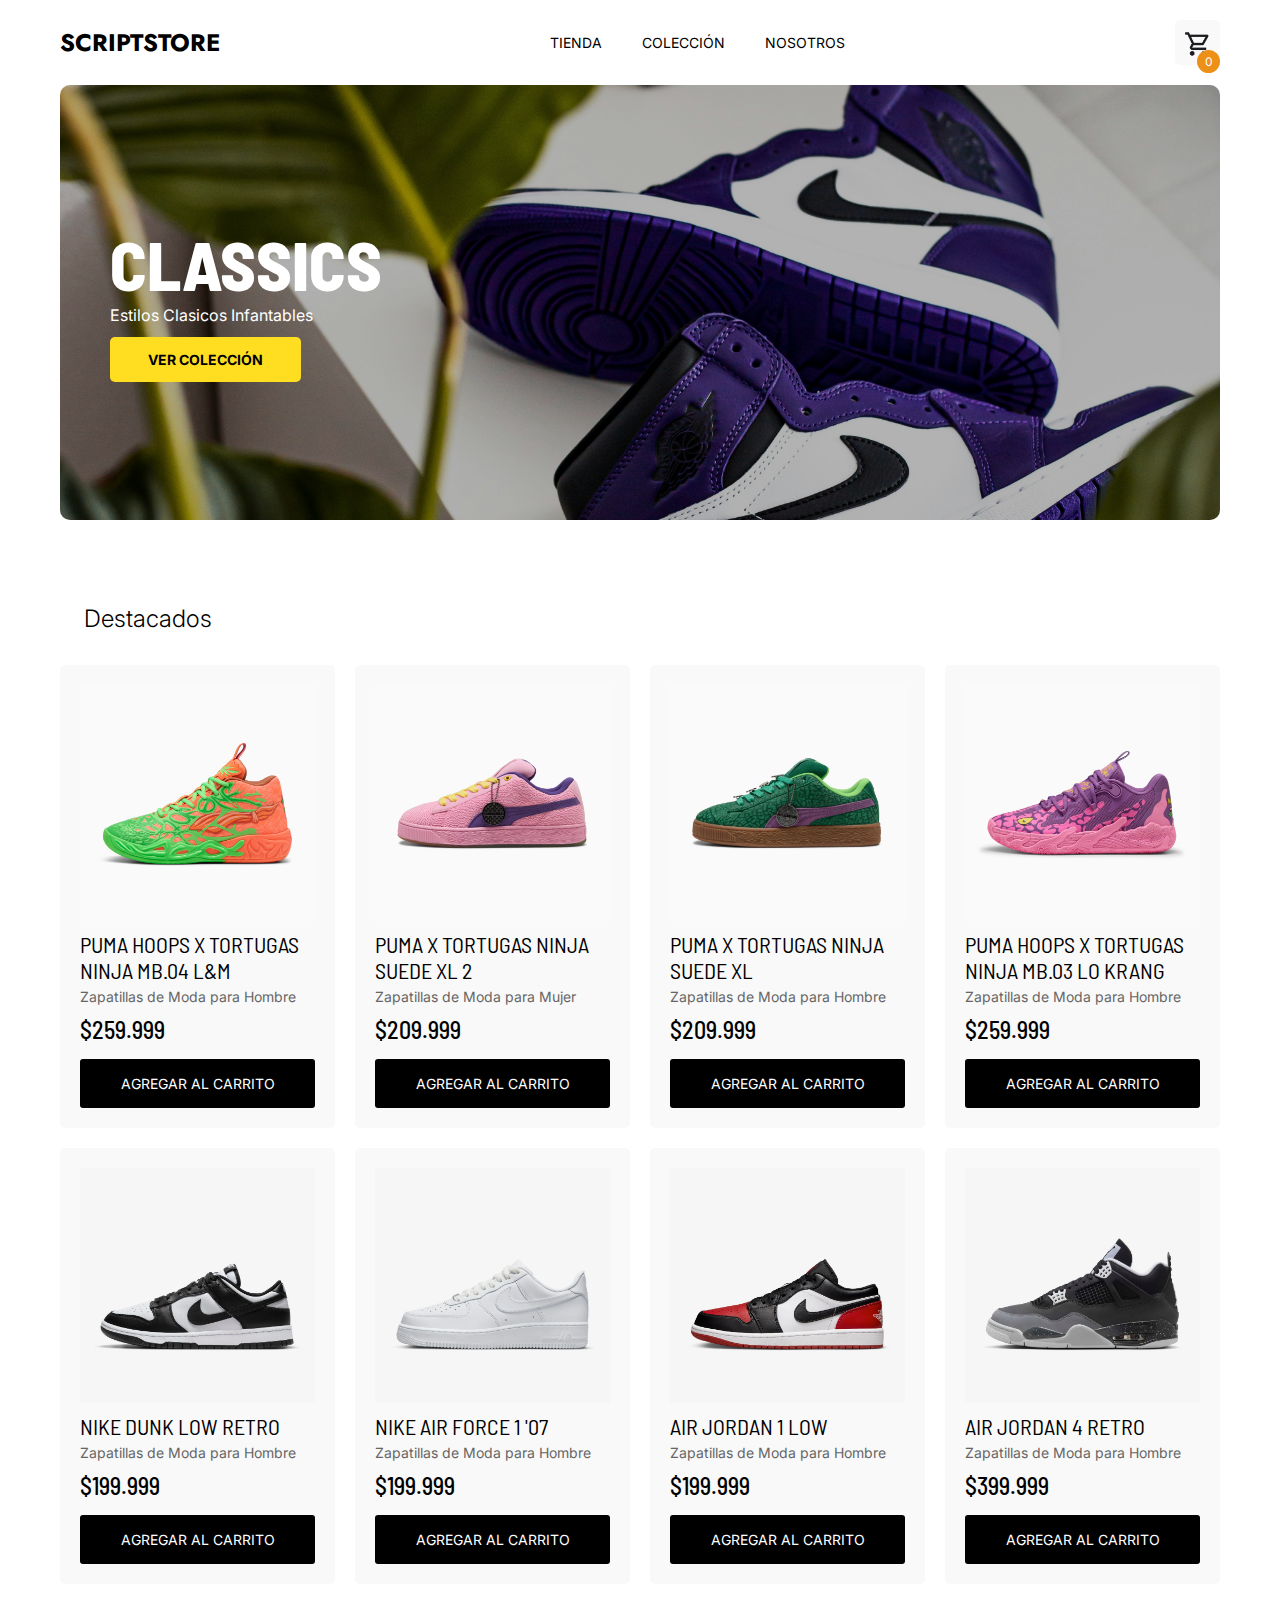
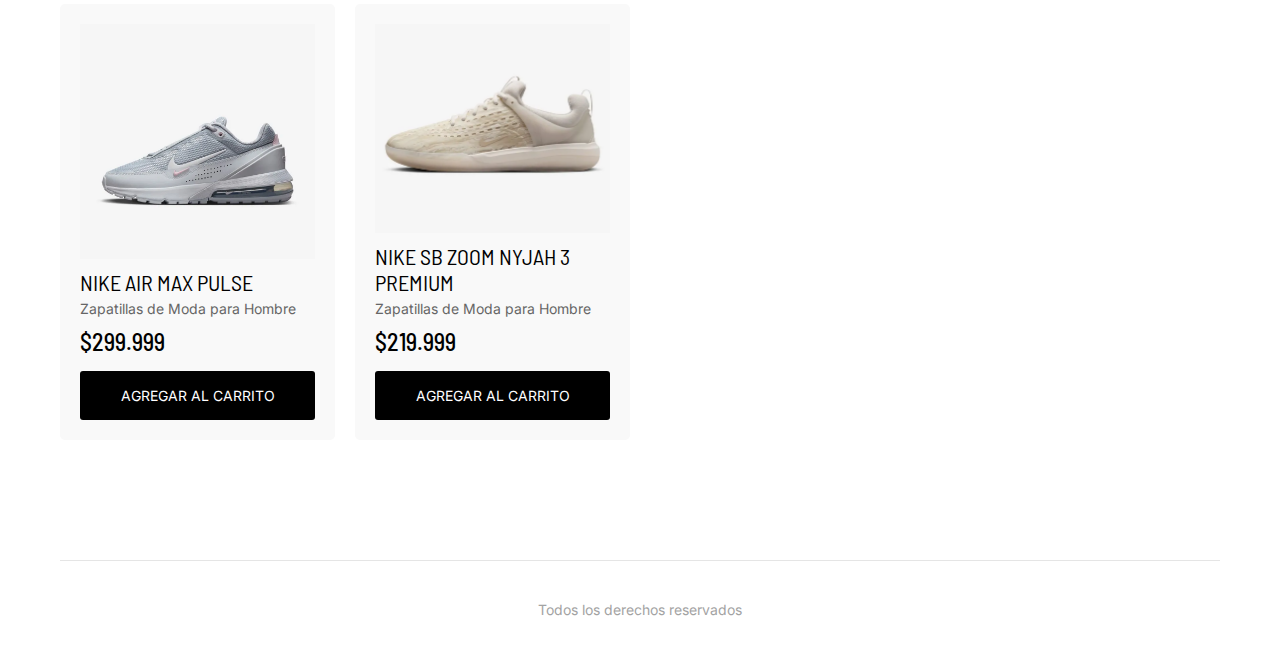
<file: SCRIPT/index.html>
<!DOCTYPE html>
<html lang="en">
  <head>
    <meta charset="UTF-8" />
    <meta name="viewport" content="width=device-width, initial-scale=1.0" />
    <!-- estilos -->
    <link rel="stylesheet" href="styles.css" />
    <!-- fuentes -->
    <link rel="preconnect" href="https://fonts.googleapis.com" />
    <link rel="preconnect" href="https://fonts.gstatic.com" crossorigin />
    <link
    href="https://fonts.googleapis.com/css2?family=Barlow+Semi+Condensed:ital,wght@0,100;0,200;0,300;0,400;0,500;0,600;0,700;0,800;0,900;1,100;1,200;1,300;1,400;1,500;1,600;1,700;1,800;1,900&family=Inter:ital,opsz,wght@0,14..32,100..900;1,14..32,100..900&family=Jost:ital,wght@0,100..900;1,100..900&display=swap"
      rel="stylesheet"/>
     <!-- META SEO -->
     <meta name="description" content="Tienda online de Zapatillas, podras comprar y order tus zapatillas preferidas">
     <meta name="keywords" content="Zapatillas, SCRIPTSTORE, Nike, nike, Puma, Puma, Zapatillas Argentina">
    <title>SCRIPTSTORE</title>
  </head>
  <body >
    <!-- header -->
    <header>
      <!-- Menu de hamburguesa -->
      <button class="hamburger-menu" aria-label="Toggle navigation menu">
        <span class="bar"></span>
        <span class="bar"></span>
        <span class="bar"></span>
      </button>
      <!-- logo -->
      <a href="index.html" class="logo">SCRIPTSTORE</a>
      <!-- menu de navegacion -->
      <nav class="main-nav"> <a href="index.html">Tienda</a>
        <a href="pages/colection.html">Colección</a>
        <a href="pages/nosotros.html">Nosotros</a>
      </nav>
      <!-- carrito -->
      <div class="containerIconPadre">
        <!-- icono carrito -->
        <div class="containerIconCarrito buttonCarrito">
          <img
            class="iconoCarrito"
            src="images/shopping_cart.png"
            alt="Carrito de Compra"
          />
          <!-- contador de items del carrito -->
          <div class="count-products">
            <span id="contador-productos">0</span>
          </div>
        </div>
        <!-- lista de items (escodida por defecto)-->
        <div class="container-cart-products hidden-cart">
          <div class="row-product hidden">
            <div class="cart-product">
              <div class="info-cart-product">
                <span class="cantidad-producto-carrito">1</span>
                <p class="titulo-producto-carrito">Producto</p>
                <span class="precio-producto-carrito">$999</span>
              </div>
              <!-- icono de cerrar -->
              <svg
                xmlns="http://www.w3.org/2000/svg"
                fill="none"
                viewBox="0 0 24 24"
                stroke-width="1.5"
                stroke="currentColor"
                class="icon-close"
              >
                <path
                  stroke-linecap="round"
                  stroke-linejoin="round"
                  d="M6 18L18 6M6 6l12 12"
                />
              </svg>
            </div>
          </div>

          <div class="cart-total hidden">
            <h3>Total:</h3>
            <span class="total-pagar">$1000</span>
          </div>
          <p class="cart-empty">Carrito vacío</p>
          <!-- button para ir a la page decarrito -->
         <button class="botonIrAlCarrito" id="botonIrAlCarrito"><p>Ir Al Carrito</p></button>
        </div>
      </div>
    </header>
    <!-- Main -->
    <main>
    <!-- Banner -->
    <div class="bannerContainer">
        <div class="bannerContent">
            <h2 class="bannerTitle">CLASSICS</h2>
            <p class="bannerDescription">
                Estilos Clasicos Infantables 
            </p>
            <a href="/pages/colection.html" class="bannerButton">VER COLECCIÓN</a>
        </div>
    </div>
    
    <!-- Seccion destacados -->
    <div class="tituloLista"><h3>Destacados</h3></div>
    <!-- Lista de productos -->
    <div class="gridDeCards contenedorDeItems" id="containerListaZapatillas">
    </div>
    </main>
    <!-- Footer -->
    <footer>
      <p>Todos los derechos reservados</p>
    </footer>
    <!-- js -->
    <script src="main.js"></script>
  </body>
</html>
</file>
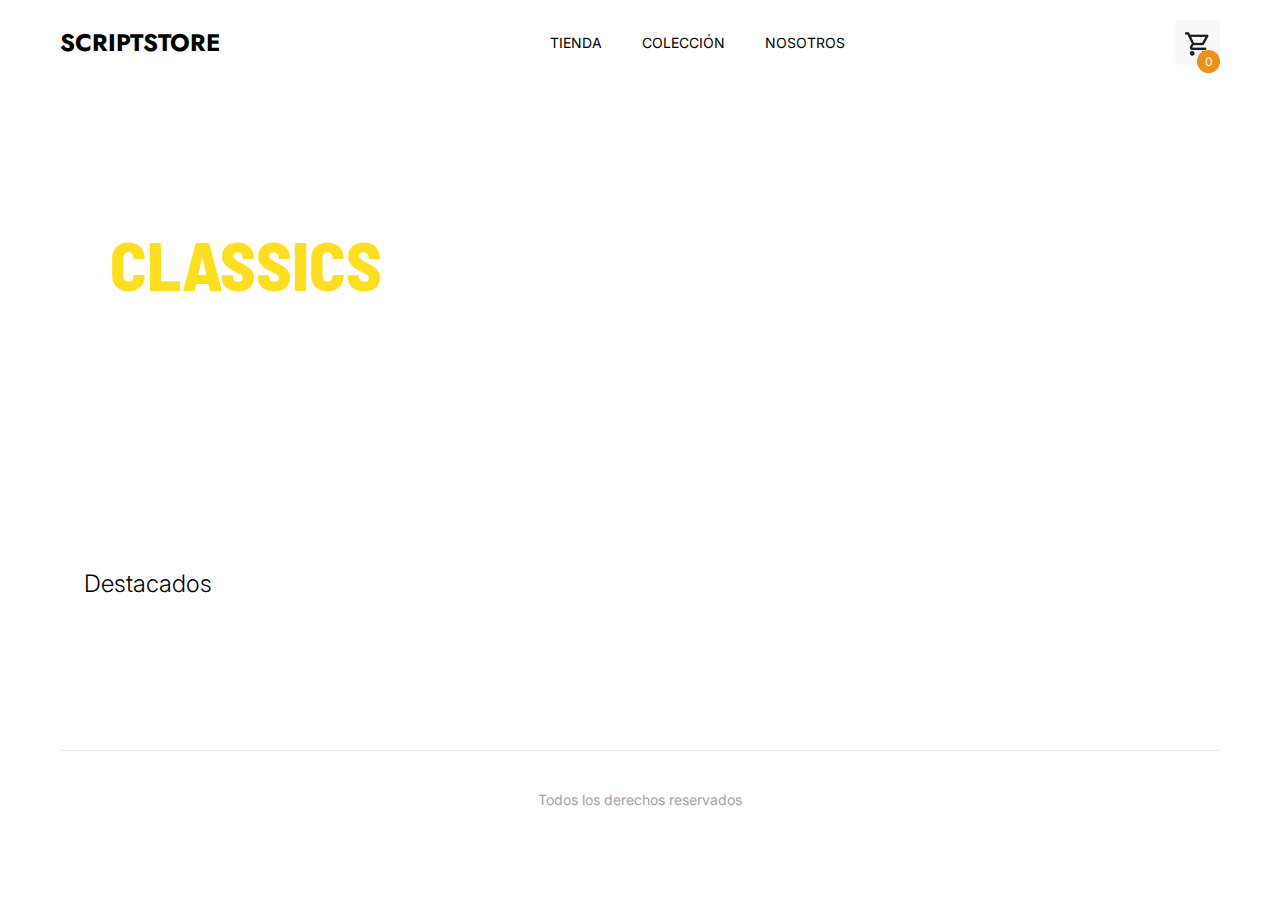
<file: pages/colection.html>
<html lang="en">
  <head>
    <meta charset="UTF-8" />
    <meta name="viewport" content="width=device-width, initial-scale=1.0" />
    <!-- estilos -->
    <link rel="stylesheet" href="../styles.css" />
    <!-- fuentes -->
    <link rel="preconnect" href="https://fonts.googleapis.com" />
    <link rel="preconnect" href="https://fonts.gstatic.com" crossorigin />
    <link
      href="https://fonts.googleapis.com/css2?family=Barlow+Semi+Condensed:ital,wght@0,100;0,200;0,300;0,400;0,500;0,600;0,700;0,800;0,900;1,100;1,200;1,300;1,400;1,500;1,600;1,700;1,800;1,900&family=Inter:ital,opsz,wght@0,14..32,100..900;1,14..32,100..900&family=Jost:ital,wght@0,100..900;1,100..900&display=swap"
      rel="stylesheet"/>
      <!-- META SEO -->
       <meta name="description" content="Tienda online de Zapatillas, podras comprar y order tus zapatillas preferidas">
       <meta name="keywords" content="Zapatillas, SCRIPTSTORE, Nike, nike, Puma, Puma, Zapatillas Argentina">
    <title>SCRIPTSTORE</title>
  </head>
  <body class="background">
    <!-- header -->
    <header>
      <!-- Menu de hamburguesa -->
      <button class="hamburger-menu" aria-label="Toggle navigation menu">
        <span class="bar"></span>
        <span class="bar"></span>
        <span class="bar"></span>
      </button>
      <!-- logo -->
      <a href="../index.html" class="logo">SCRIPTSTORE</a>
      <!-- menu de navegacion -->
      <nav class="main-nav"> 
        <a href="../index.html">Tienda</a>
        <a href="colection.html">Colección</a>
        <a href="nosotros.html">Nosotros</a>
      </nav>
      <!-- carrito -->
      <div class="containerIconPadre">
        <!-- icono carrito -->
        <div class="containerIconCarrito buttonCarrito">
          <img
            class="iconoCarrito"
            src="../images/shopping_cart.png"
            alt="Carrito de Compra"
          />
          <!-- contador de items del carrito -->
          <div class="count-products">
            <span id="contador-productos">0</span>
          </div>
        </div>
        <!-- lista de items (hidden por defecto)-->
        <div class="container-cart-products hidden-cart">
          <div class="row-product hidden">
            <div class="cart-product">
              <div class="info-cart-product">
                <span class="cantidad-producto-carrito">1</span>
                <p class="titulo-producto-carrito">Producto</p>
                <span class="precio-producto-carrito">$999</span>
              </div>
              <!-- icono de cerrar -->
              <svg
                xmlns="http://www.w3.org/2000/svg"
                fill="none"
                viewBox="0 0 24 24"
                stroke-width="1.5"
                stroke="currentColor"
                class="icon-close"
              >
                <path
                  stroke-linecap="round"
                  stroke-linejoin="round"
                  d="M6 18L18 6M6 6l12 12"
                />
              </svg>
            </div>
          </div>

          <div class="cart-total hidden">
            <h3>Total:</h3>
            <span class="total-pagar">$1000</span>
          </div>
          <p class="cart-empty">Carrito vacío</p>
          <!-- button para ir a la page decarrito -->
         <button class="botonIrAlCarrito" id="botonIrAlCarritoPages"><p>Ir Al Carrito</p></button>
        </div>
      </div> 
    </header>
    <!-- Main -->
    <main>
    <!-- Banner Coleccion -->
    <div class="bannerColection">
        <div class="bannerContent">
            <h2 class="bannerTitle colection">CLASSICS</h2>
            <p class="bannerDescription colection">
                Estilos Clasicos Infantables 
            </p> 
        </div>
    </div>
    <div class="tituloLista"><h3>Destacados</h3></div>
      <div class="gridDeCards contenedorDeItems" id="containerListaZapatillasColeccion">
        
       
      </div>
    </main>
    <!-- Footer -->
    <footer>
      <p>Todos los derechos reservados</p>
    </footer>
    <!-- js -->
    <script src="../main.js"></script>
  </body>
</html>
</file>
<file: SCRIPT/styles.css>
/* Generales */
* {
    margin: 0;
    padding: 0;
    box-sizing: border-box;
    font-family: "Inter", sans-serif;
  }
  
  body {
    height: 100%;
    max-width: 1200px;
    margin: 0 auto;
    padding: 0 20px;
  }

  .bodyCarritoPage{
    position: relative;
    min-height: 100vh;
  }

  .footerCarritoPage{
    position: absolute;
    bottom: 0;
    width: 100%;
  }
  
  header {
    display: flex;
    justify-content: space-between;
    align-items: center;
    padding: 20px 0;
    position: relative;
    z-index: 1000;
    /* border-bottom: 1px solid #f5f5f5; */
  }

  footer {
    border-top: 1px solid #e5e5e5;
    text-align: center;
    padding: 40px 0;
    color: #a3a3a3;
    font-size: 14px;
    margin-top: 120px;
  }
  
  main{
    flex-grow: 1;
  }

  .logo {
    font-family: "Jost", sans-serif;
    font-size: 24px;
    font-weight: bold;
    text-decoration: none;
    color: #000;
  }
  
  .main-nav {
    display: flex;
    gap: 40px;
  }

    .main-nav a {
      text-decoration: none;
      color: #000;
      font-size: 14px;
      text-transform: uppercase;
    }

    .main-nav a:hover{
      font-weight: 600;
      transition: 0.4s ease-out;
    }

  .gridDeCards {
    display: grid;
    grid-template-columns: repeat(4, 1fr);
    gap: 20px;
    margin-top: 40px;
  }

  .hidden {
    display: none;
}

 .flex{
  display: flex;
 }

  /*.background {
     background-image: linear-gradient( #f2e6ee, #151515);  
  } */

  /*  Menu hamburguesa (boton para mobile) */
  
  .hamburger-menu {
    display: none; 
    background: none;
    border: none;
    cursor: pointer;
    padding: 10px;
    z-index: 1001; 
}

.hamburger-menu .bar {
  display: block;
  width: 25px;
  height: 3px;
  margin: 5px auto;
  background-color: #000; 
  transition: all 0.3s ease-in-out;
}

/* Animación del botón de hamburguesa cuando está activo */
.hamburger-menu.active .bar:nth-child(1) {
  transform: translateY(8px) rotate(45deg);
}

.hamburger-menu.active .bar:nth-child(2) {
  opacity: 0;
}

.hamburger-menu.active .bar:nth-child(3) {
  transform: translateY(-8px) rotate(-45deg);
}
   
  /* Carrito */
  
  .buttonCarrito {
    display: flex;
    justify-content: center;
    background-color: #f9f9f9;
    border: none;
    border-radius: 5px;
    width: 45px;
    height: 45px;
    padding: 6px;
    padding-top: 10px;
  }
  
  .buttonCarrito:hover {
    background-color: #ffde21;
    cursor: pointer;
    transition: background-color 0.3s ease-in-out, color 0.5s ease-in-out;
  }
  
  .iconoCarrito {
    width: 28px;
    height: 28px;
  }
  
  .containerIconPadre {
    position: relative;
  }
  /* contador de productos */
  .count-products {
    position: absolute;
    top: 55%;
    right: 0;
    margin-top: 5px;
    background-color: #ec9018;
    color: #fff;
    width: 23px;
    height: 23px;
  
    display: flex;
    justify-content: center;
    align-items: center;
    border-radius: 50%;
  }
  
  .container-cart-products {
    position: absolute;
    top: 50px;
    right: 0;
  
    background-color: #fff;
    width: 400px;
    z-index: 1;
    box-shadow: 0 10px 20px rgba(0, 0, 0, 0.2);
    border-radius: 10px;
  }

  
  
  /* contador de productos id */
  #contador-productos {font-size: 12px;}
  
  .cart-product {
    display: flex;
    align-items: center;
    justify-content: space-between;
    width: 100%;
    padding: 18px;
    border-bottom: 1px solid rgba(0, 0, 0, 0.2);
  }
  
  .info-cart-product {
    display: flex;
    justify-content: space-between;
    flex: 0.8;
  }

  .imagen-producto-carrito{
    width: 100px;
    height: 100px;
    margin-right: 8px;
    border: 1px solid #a3a3a3;
    border-radius: 5px;

  }
  
  .titulo-producto-carrito {
    font-size: 16px;
    min-width: 200px;
    padding-bottom: 10px;
  }
  
  .precio-producto-carrito {
    font-weight: 700;
    font-size: 16px;
  }
  
  .cantidad-producto-carrito {
    margin-right: 8px;
    font-weight: 400;
    font-size: 16px;
    color: #ec9018;
  }
  
  .icon-close {
    width: 25px;
    height: 25px;
  }
  
  .icon-close:hover {
    stroke: red;
    cursor: pointer;
  }
  
  .cart-total {
    display: flex;
    justify-content: center;
    align-items: center;
    padding: 20px 0;
    gap: 20px;
  }
  
  .cart-total h3 {
    font-size: 20px;
    font-weight: 700;
  }
  
  .total-pagar {
    font-size: 20px;
    font-weight: 900;
  }
  
  .hidden-cart {
    display: none;
  }
  
  .cart-empty {
    padding: 20px;
    text-align: center;
  }
  
  .hidden {
    display: none;
  }
  
  /* Banner */

.bannerContainer {
  background-image: url('images/BannerImgNike.jpg'); 
  background-size: cover;
  background-position: center;
  color: #fff;
  padding: 138px 50px;
  text-align: left;
  position: relative;
  border-radius: 10px;
  overflow: hidden;
  margin-bottom: 60px;
}

.bannerColection{
  background-image: url('https://res.cloudinary.com/dfwb8a17z/image/upload/v1748384816/george-pagan-iii-PsifAN6_z-k-unsplash_m5z9eq.jpg'); 
  background-size: cover;
  background-position: center;
  color: #ffde21;   
  padding: 138px 50px;
  border-radius: 10px;
  margin-bottom: 60px; 
  width: 100%;
  height: 400px;
}

.bannerColection p{
  margin-left: 10px;
  color: #fff;
}

.bannerContainer::before {
    content: "";
    position: absolute;
    top: 0;
    left: 0;
    width: 100%;
    height: 100%;
    background-color: rgba(0, 0, 0, 0.3);
}

.bannerContent {
    position: relative;
}

.bannerTitle {
    user-select: none;
    font-size: 68px;
    font-weight: bold;
    font-family: "Barlow Semi Condensed", sans-serif;
    font-weight: 800;
}

.bannerDescription {
    user-select: none;
    font-size: 16px;
    margin-bottom: 12px;
    font-family: "Inter", sans-serif;
}

.bannerButton {
    display: inline-block;
    padding: 14px 38px;
    background-color: #ffde21;
    color: #000;
    text-decoration: none;
    border-radius: 5px;
    font-weight: bold;
    font-size: 14px;
    transition: background-color 0.3s ease;
    font-family: "Inter", sans-serif;
}

.bannerButton:hover {
    background-color: #0033ff;
    color: white;
}

/* Lista titulos */
.tituloLista {
margin-bottom: -32px;
padding: 24px;
}

.tituloLista h3{
font-family: "Inter", sans-serif;
font-size: 24px;
font-weight: 300;
}


  /* Card de zapatillas/producto */
  .imgContainer{
    width: 100%;
    height: 100%;
    display: flex;
    justify-content: center;
    align-items: center;
  }

  .carritoImg{
    max-width: 10%;
    object-fit: cover;
    
  }
  
  .cardProducto {
    background-color: #f9f9f9;
    padding: 20px;
    border-radius: 5px;
    display: flex;
    flex-direction: column;
    overflow: hidden;
  }
  
  .cardProducto img {
    width: 100%;
    height: 100%;
    object-fit: cover;
    transition: transform 0.3s ease;
  }
  
  .cardProducto:hover img {
    transform: scale(1.1);
  }
  
  .imagenCardProducto {
    width: 100%;
    height: auto;
    margin-bottom: 10px;
  }
  
  .nombreDeProducto {
    font-family: "Barlow Semi Condensed", sans-serif;
    font-size: 22px;
    font-weight: 400;
    margin-bottom: 5px;
    text-transform: uppercase;
  }
  
  .categoriaCard {
    font-family: "Inter", sans-serif;
    font-size: 14px;
    color: #666;
    margin-bottom: 10px;
  }
  
  .precioProductoCard {
    font-family: "Barlow Semi Condensed", sans-serif;
    font-size: 24px;
    font-weight: 500;
    margin-bottom: 15px;
  }

  .botonIrAlCarrito {
   
    background-color: #0033ff;
    color: #fff;
    border: none;
    padding: 16px 30px;
    cursor: pointer;
    font-size: 14px;
    border-radius: 3px;
    width: 100%;
    text-align: center;
    text-transform: uppercase;
  }

  .botonIrAlCarrito:hover {
    background-color: #1d3183;
    color: #fff;
    border: none;
  }
  
  /* Boton de agregar a carrito (cards)*/
  
  .botonCardAgregarCart {
    background-color: #000;
    color: #fff;
    border: none;
    padding: 16px 30px;
    cursor: pointer;
    font-size: 14px;
    border-radius: 3px;
    width: 100%;
    text-align: center;
    text-transform: uppercase;
  }
  
  .botonCardAgregarCart:hover {
    background-color: #0033ff;
    transition: background-color 0.3s ease-in-out, color 3s ease-out;
  }

  .botonCardAgregarCart:active {
    color: #000;
    background-color: #05034d;
    transition: background-color 0.3s ease;
  }

  /* pagina carrito */

  .contenedorCarritoConProductos{
    display: flex;
    flex-direction: column;
    align-items: center;
    justify-content: center;
  }

  .carritoVacio {
    
    flex-direction: column;
    align-items: center;
    justify-content: center;
    margin-top: 200px;
    margin-bottom: 100px;
  }

  .carritoVacio h1{
    padding-top: 16px;
    color: #a3a3a3;
  }

  .carritoVacio p{
    margin-top: 8px;
    color: #666;
  }
  
  .tituloCarrito {
    font-family: "Barlow Semi Condensed", sans-serif;
  }
  .tituloCarrito h2{
    border-bottom: 4px solid #000;
    padding-bottom: 4px;
  }

  .carritoConProductos{
    margin-top: 24px;
    margin-bottom: 24px;
    
  }

  /* SECCION TOTAL A PAGAR */
  .cart-total-page{
    margin-top: 24px;
    margin-bottom: 24px;
    display: flex;
    justify-content:flex-start;
  }

  .cart-total-page h3{
    
    font-family: "Barlow Semi Condensed", sans-serif;
    font-size: 24px;
    font-weight: 600;
    margin-right: 8px;
  }

  #total-pagar-page{
    font-family: "Barlow Semi Condensed", sans-serif;
    font-size: 24px;
    font-weight: 400;
  }

  .boton-finalizar-compra{
    background-color: #0033ff;
    color: #fff;
    width: 280px;
    border: none;
    border-radius: 3px;
    padding: 16px 30px;
    cursor: pointer;
  }

  .boton-finalizar-compra:hover{
    background-color: #1d3183;
    color: #fff;
    border: none;
    transition: background-color 0.2s ease-in-out, color 0.2s ease-in-out;
  }

  .boton-finalizar-compra:active{
    background-color: #000;
    color: #1d3183;
    border: none;
  }

  /* PAGINA NOSOTROS */

  /* Sección Hero, titulo nosotros */
.hero-section {
  padding: 80px 20px;
  text-align: center;
}

.hero-title {
  font-size: 48px;
  margin-bottom: 20px;
  line-height: 1.1;
}

.hero-description {
  font-size: 19px;
  max-width: 700px;
  margin: 0 auto 40px;
}

/* Sección de Características (cards nosotros) */
.features-section {
  display: flex;
  flex-wrap: wrap;
  justify-content: center;
  gap: 30px; 
  padding: 60px 20px;
  background-color: #000;
  border-radius: 12px 12px 0 0;
}

.feature-card {
  background-color: #1a1a1a; 
  border: 1px solid #333; 
  border-radius: 8px;
  padding: 40px;
  text-align: center;
  flex: 1; 
  min-width: 280px; 
  max-width: 380px; 
  box-shadow: 0 4px 8px rgba(0, 0, 0, 0.2); 
}

.feature-title {
  font-size: 32px;
  margin-bottom: 15px;
  color: #d4d4d4;
}

.feature-description {
  font-size: 14px;
  color: #a3a3a3; 
}

/* Sección Como comprar */
.how-it-works-section {
  display: flex;
  align-items: center;
  justify-content: center;
  padding: 80px 20px;
  background-color: #000;
  flex-wrap: wrap;
  border-radius: 0 0 12px 12px;
}

.how-it-works-content {
  flex: 1;
  min-width: 300px; 
  padding-right: 40px; 
}

.how-it-works-subtitle {
  font-size: 14px;
  text-transform: uppercase;
  letter-spacing: 2px;
  color: #525252; 
  margin-bottom: 5px;
}

.how-it-works-title {
  color: #d4d4d4;
  font-size: 40px;
  margin-bottom: 20px;
  line-height: 1.2;
  font-family: "Inter", sans-serif;
}

.how-it-works-description {
  font-size: 16px;
  color: #a3a3a3;
  font-family: "Inter", sans-serif;}

.how-it-works-image {
  flex: 1;
  min-width: 300px; 
  text-align: center;
}

.how-it-works-image img {
  max-width: 100%;
  height: auto;
  border-radius: 8px;
  display: block; 
  margin: 0 auto; 
}

/* Sección LOCALIZACIONES */
.location-section {
  padding: 80px 20px;
  display: flex;
  flex-wrap: wrap; 
  justify-content: center;
  gap: 50px; 
}

.location-details {
  flex: 1;
  min-width: 280px; 
  max-width: 400px; 
}

.location-title {
  font-size: 56px;
  margin-bottom: 25px;
  font-weight: 800;
  color: #0a0a0a;
  font-family: "Barlow Semi Condensed", sans-serif;
}

.location-list {
  list-style: none;
  padding: 0;
  margin: 0;
}

.location-list li {
  margin-bottom: 15px;
  font-size: 1.1em;
  color: #171717;
}

/* google maps */
.google-maps-container {
  flex: 1;
  min-width: 300px; 
  height: 400px; 
  background-color: #333; 
  border-radius: 8px;
  overflow: hidden; 
  box-shadow: 0 4px 10px rgba(0, 0, 0, 0.3);
}

.google-maps-container iframe {
  width: 100%;
  height: 100%;
  border: 0; 
}


  @media (max-width: 992px) {
    .gridDeCards {
      grid-template-columns: repeat(3, 1fr);
    }
  }
  
  @media (max-width: 768px) {
    .gridDeCards {
      grid-template-columns: repeat(2, 1fr);
    }
    
    .hero-title {
      font-size: 35px;
  }

  .hero-description {
      font-size: 16px;
  }

  .features-section {
      flex-direction: column; 
      align-items: center; 
  }

  .feature-card {
      width: 90%; 
      max-width: 400px; 
  }

  .how-it-works-section {
      flex-direction: column; 
      text-align: center;
  }

  .how-it-works-content {
      padding-right: 0;
      margin-bottom: 40px; 
  }

  .how-it-works-title {
      font-size: 32px;
  }

  .location-section {
      flex-direction: column; 
      align-items: center;
  }

  .location-details,
  .google-maps-container {
      width: 90%;
      max-width: 400px; 
  }

  .google-maps-container {
      height: 300px; 
  }
}

  /* MOBILE */
  @media (max-width: 610px) {

    .gridDeCards {
      grid-template-columns: 1fr;
    }

    /* menu hamburguesa */
    header {
      justify-content: space-between; 
      padding: 15px 20px;
  }

  .main-nav {
      display: none; 
      flex-direction: column; 
      position: absolute; 
      top: 100%; 
      left: 0;
      width: 100%;
      background-color: #fafafa; 
      padding: 20px 0;
      box-shadow: 0 2px 6px rgba(0, 0, 0, 0.3);
      z-index: 1000;
      transform: translateY(-100%); 
      opacity: 0;
      transition: transform 0.3s ease-out, opacity 0.3s ease-out;
  }

  .main-nav.active {
      display: flex; 
      transform: translateY(0); 
      opacity: 1;
  }

  .main-nav a {
      padding: 10px 20px;
      text-align: center;
      width: 100%; 
      box-sizing: border-box; 
  }

  .main-nav a:hover {
      background-color: #171717;
      color: #fff; 
  }

  .hamburger-menu {
      display: block; 
  }

  .containerIconPadre {order: 1; }

    /* banner */

    .bannerContainer{
      padding: 60px 15px;
      min-height: 480px;
      text-align: center;
    }

    .bannerContent{
      margin-top: 32px;
    }

    .bannerDescription{
      margin-left: 4px;
    }
    .bannerButton{
      margin-left: 4px;
      padding: 14px 42px;
      font-size: 14px;
    }

    .bannerColection{
      min-height: 480px;
    }


    .bannerTitle {
        font-size: 48px;
    }
    .bannerDescription {
        font-size: 14px;
    }
    .hero-title {
      font-size: 29px;
  }

  .feature-title {
      font-size: 24px;
  }

  .how-it-works-title {
      font-size: 29px;
  }

  .location-title {
      font-size: 29px;
  }
}
</file>
<file: styles.css>
/* Generales */
* {
    margin: 0;
    padding: 0;
    box-sizing: border-box;
    font-family: "Inter", sans-serif;
  }
  
  body {
    height: 100%;
    max-width: 1200px;
    margin: 0 auto;
    padding: 0 20px;
  }

  .bodyCarritoPage{
    position: relative;
    min-height: 100vh;
  }

  .footerCarritoPage{
    position: absolute;
    bottom: 0;
    width: 100%;
  }
  
  header {
    display: flex;
    justify-content: space-between;
    align-items: center;
    padding: 20px 0;
    position: relative;
    z-index: 1000;
    /* border-bottom: 1px solid #f5f5f5; */
  }

  footer {
    border-top: 1px solid #e5e5e5;
    text-align: center;
    padding: 40px 0;
    color: #a3a3a3;
    font-size: 14px;
    margin-top: 120px;
  }
  
  main{
    flex-grow: 1;
  }

  .logo {
    font-family: "Jost", sans-serif;
    font-size: 24px;
    font-weight: bold;
    text-decoration: none;
    color: #000;
  }
  
  .main-nav {
    display: flex;
    gap: 40px;
  }

    .main-nav a {
      text-decoration: none;
      color: #000;
      font-size: 14px;
      text-transform: uppercase;
    }

    .main-nav a:hover{
      font-weight: 600;
      transition: 0.4s ease-out;
    }

  .gridDeCards {
    display: grid;
    grid-template-columns: repeat(4, 1fr);
    gap: 20px;
    margin-top: 40px;
  }

  .hidden {
    display: none;
}

 .flex{
  display: flex;
 }

  /*.background {
     background-image: linear-gradient( #f2e6ee, #151515);  
  } */

  /*  Menu hamburguesa (boton para mobile) */
  
  .hamburger-menu {
    display: none; 
    background: none;
    border: none;
    cursor: pointer;
    padding: 10px;
    z-index: 1001; 
}

.hamburger-menu .bar {
  display: block;
  width: 25px;
  height: 3px;
  margin: 5px auto;
  background-color: #000; 
  transition: all 0.3s ease-in-out;
}

/* Animación del botón de hamburguesa cuando está activo */
.hamburger-menu.active .bar:nth-child(1) {
  transform: translateY(8px) rotate(45deg);
}

.hamburger-menu.active .bar:nth-child(2) {
  opacity: 0;
}

.hamburger-menu.active .bar:nth-child(3) {
  transform: translateY(-8px) rotate(-45deg);
}
   
  /* Carrito */
  
  .buttonCarrito {
    display: flex;
    justify-content: center;
    background-color: #f9f9f9;
    border: none;
    border-radius: 5px;
    width: 45px;
    height: 45px;
    padding: 6px;
    padding-top: 10px;
  }
  
  .buttonCarrito:hover {
    background-color: #ffde21;
    cursor: pointer;
    transition: background-color 0.3s ease-in-out, color 0.5s ease-in-out;
  }
  
  .iconoCarrito {
    width: 28px;
    height: 28px;
  }
  
  .containerIconPadre {
    position: relative;
  }
  /* contador de productos */
  .count-products {
    position: absolute;
    top: 55%;
    right: 0;
    margin-top: 5px;
    background-color: #ec9018;
    color: #fff;
    width: 23px;
    height: 23px;
  
    display: flex;
    justify-content: center;
    align-items: center;
    border-radius: 50%;
  }
  
  .container-cart-products {
    position: absolute;
    top: 50px;
    right: 0;
  
    background-color: #fff;
    width: 400px;
    z-index: 1;
    box-shadow: 0 10px 20px rgba(0, 0, 0, 0.2);
    border-radius: 10px;
  }

  
  
  /* contador de productos id */
  #contador-productos {font-size: 12px;}
  
  .cart-product {
    display: flex;
    align-items: center;
    justify-content: space-between;
    width: 100%;
    padding: 18px;
    border-bottom: 1px solid rgba(0, 0, 0, 0.2);
  }
  
  .info-cart-product {
    display: flex;
    justify-content: space-between;
    flex: 0.8;
  }

  .imagen-producto-carrito{
    width: 100px;
    height: 100px;
    margin-right: 8px;
    border: 1px solid #a3a3a3;
    border-radius: 5px;

  }
  
  .titulo-producto-carrito {
    font-size: 16px;
    min-width: 200px;
    padding-bottom: 10px;
  }
  
  .precio-producto-carrito {
    font-weight: 700;
    font-size: 16px;
  }
  
  .cantidad-producto-carrito {
    margin-right: 8px;
    font-weight: 400;
    font-size: 16px;
    color: #ec9018;
  }
  
  .icon-close {
    width: 25px;
    height: 25px;
  }
  
  .icon-close:hover {
    stroke: red;
    cursor: pointer;
  }
  
  .cart-total {
    display: flex;
    justify-content: center;
    align-items: center;
    padding: 20px 0;
    gap: 20px;
  }
  
  .cart-total h3 {
    font-size: 20px;
    font-weight: 700;
  }
  
  .total-pagar {
    font-size: 20px;
    font-weight: 900;
  }
  
  .hidden-cart {
    display: none;
  }
  
  .cart-empty {
    padding: 20px;
    text-align: center;
  }
  
  .hidden {
    display: none;
  }
  
  /* Banner */

.bannerContainer {
  background-image: url('images/BannerImgNike.jpg'); 
  background-size: cover;
  background-position: center;
  color: #fff;
  padding: 138px 50px;
  text-align: left;
  position: relative;
  border-radius: 10px;
  overflow: hidden;
  margin-bottom: 60px;
}

.bannerColection{
  background-image: url('https://res.cloudinary.com/dfwb8a17z/image/upload/v1748384816/george-pagan-iii-PsifAN6_z-k-unsplash_m5z9eq.jpg'); 
  background-size: cover;
  background-position: center;
  color: #ffde21;   
  padding: 138px 50px;
  border-radius: 10px;
  margin-bottom: 60px; 
  width: 100%;
  height: 400px;
}

.bannerColection p{
  margin-left: 10px;
  color: #fff;
}

.bannerContainer::before {
    content: "";
    position: absolute;
    top: 0;
    left: 0;
    width: 100%;
    height: 100%;
    background-color: rgba(0, 0, 0, 0.3);
}

.bannerContent {
    position: relative;
}

.bannerTitle {
    user-select: none;
    font-size: 68px;
    font-weight: bold;
    font-family: "Barlow Semi Condensed", sans-serif;
    font-weight: 800;
}

.bannerDescription {
    user-select: none;
    font-size: 16px;
    margin-bottom: 12px;
    font-family: "Inter", sans-serif;
}

.bannerButton {
    display: inline-block;
    padding: 14px 38px;
    background-color: #ffde21;
    color: #000;
    text-decoration: none;
    border-radius: 5px;
    font-weight: bold;
    font-size: 14px;
    transition: background-color 0.3s ease;
    font-family: "Inter", sans-serif;
}

.bannerButton:hover {
    background-color: #0033ff;
    color: white;
}

/* Lista titulos */
.tituloLista {
margin-bottom: -32px;
padding: 24px;
}

.tituloLista h3{
font-family: "Inter", sans-serif;
font-size: 24px;
font-weight: 300;
}


  /* Card de zapatillas/producto */
  .imgContainer{
    width: 100%;
    height: 100%;
    display: flex;
    justify-content: center;
    align-items: center;
  }

  .carritoImg{
    max-width: 10%;
    object-fit: cover;
    
  }
  
  .cardProducto {
    background-color: #f9f9f9;
    padding: 20px;
    border-radius: 5px;
    display: flex;
    flex-direction: column;
    overflow: hidden;
  }
  
  .cardProducto img {
    width: 100%;
    height: 100%;
    object-fit: cover;
    transition: transform 0.3s ease;
  }
  
  .cardProducto:hover img {
    transform: scale(1.1);
  }
  
  .imagenCardProducto {
    width: 100%;
    height: auto;
    margin-bottom: 10px;
  }
  
  .nombreDeProducto {
    font-family: "Barlow Semi Condensed", sans-serif;
    font-size: 22px;
    font-weight: 400;
    margin-bottom: 5px;
    text-transform: uppercase;
  }
  
  .categoriaCard {
    font-family: "Inter", sans-serif;
    font-size: 14px;
    color: #666;
    margin-bottom: 10px;
  }
  
  .precioProductoCard {
    font-family: "Barlow Semi Condensed", sans-serif;
    font-size: 24px;
    font-weight: 500;
    margin-bottom: 15px;
  }

  .botonIrAlCarrito {
   
    background-color: #0033ff;
    color: #fff;
    border: none;
    padding: 16px 30px;
    cursor: pointer;
    font-size: 14px;
    border-radius: 3px;
    width: 100%;
    text-align: center;
    text-transform: uppercase;
  }

  .botonIrAlCarrito:hover {
    background-color: #1d3183;
    color: #fff;
    border: none;
  }
  
  /* Boton de agregar a carrito (cards)*/
  
  .botonCardAgregarCart {
    background-color: #000;
    color: #fff;
    border: none;
    padding: 16px 30px;
    cursor: pointer;
    font-size: 14px;
    border-radius: 3px;
    width: 100%;
    text-align: center;
    text-transform: uppercase;
  }
  
  .botonCardAgregarCart:hover {
    background-color: #0033ff;
    transition: background-color 0.3s ease-in-out, color 3s ease-out;
  }

  .botonCardAgregarCart:active {
    color: #000;
    background-color: #05034d;
    transition: background-color 0.3s ease;
  }

  /* pagina carrito */

  .contenedorCarritoConProductos{
    display: flex;
    flex-direction: column;
    align-items: center;
    justify-content: center;
  }

  .carritoVacio {
    
    flex-direction: column;
    align-items: center;
    justify-content: center;
    margin-top: 200px;
    margin-bottom: 100px;
  }

  .carritoVacio h1{
    padding-top: 16px;
    color: #a3a3a3;
  }

  .carritoVacio p{
    margin-top: 8px;
    color: #666;
  }
  
  .tituloCarrito {
    font-family: "Barlow Semi Condensed", sans-serif;
  }
  .tituloCarrito h2{
    border-bottom: 4px solid #000;
    padding-bottom: 4px;
  }

  .carritoConProductos{
    margin-top: 24px;
    margin-bottom: 24px;
    
  }

  /* SECCION TOTAL A PAGAR */
  .cart-total-page{
    margin-top: 24px;
    margin-bottom: 24px;
    display: flex;
    justify-content:flex-start;
  }

  .cart-total-page h3{
    
    font-family: "Barlow Semi Condensed", sans-serif;
    font-size: 24px;
    font-weight: 600;
    margin-right: 8px;
  }

  #total-pagar-page{
    font-family: "Barlow Semi Condensed", sans-serif;
    font-size: 24px;
    font-weight: 400;
  }

  .boton-finalizar-compra{
    background-color: #0033ff;
    color: #fff;
    width: 280px;
    border: none;
    border-radius: 3px;
    padding: 16px 30px;
    cursor: pointer;
  }

  .boton-finalizar-compra:hover{
    background-color: #1d3183;
    color: #fff;
    border: none;
    transition: background-color 0.2s ease-in-out, color 0.2s ease-in-out;
  }

  .boton-finalizar-compra:active{
    background-color: #000;
    color: #1d3183;
    border: none;
  }

  /* PAGINA NOSOTROS */

  /* Sección Hero, titulo nosotros */
.hero-section {
  padding: 80px 20px;
  text-align: center;
}

.hero-title {
  font-size: 48px;
  margin-bottom: 20px;
  line-height: 1.1;
}

.hero-description {
  font-size: 19px;
  max-width: 700px;
  margin: 0 auto 40px;
}

/* Sección de Características (cards nosotros) */
.features-section {
  display: flex;
  flex-wrap: wrap;
  justify-content: center;
  gap: 30px; 
  padding: 60px 20px;
  background-color: #000;
  border-radius: 12px 12px 0 0;
}

.feature-card {
  background-color: #1a1a1a; 
  border: 1px solid #333; 
  border-radius: 8px;
  padding: 40px;
  text-align: center;
  flex: 1; 
  min-width: 280px; 
  max-width: 380px; 
  box-shadow: 0 4px 8px rgba(0, 0, 0, 0.2); 
}

.feature-title {
  font-size: 32px;
  margin-bottom: 15px;
  color: #d4d4d4;
}

.feature-description {
  font-size: 14px;
  color: #a3a3a3; 
}

/* Sección Como comprar */
.how-it-works-section {
  display: flex;
  align-items: center;
  justify-content: center;
  padding: 80px 20px;
  background-color: #000;
  flex-wrap: wrap;
  border-radius: 0 0 12px 12px;
}

.how-it-works-content {
  flex: 1;
  min-width: 300px; 
  padding-right: 40px; 
}

.how-it-works-subtitle {
  font-size: 14px;
  text-transform: uppercase;
  letter-spacing: 2px;
  color: #525252; 
  margin-bottom: 5px;
}

.how-it-works-title {
  color: #d4d4d4;
  font-size: 40px;
  margin-bottom: 20px;
  line-height: 1.2;
  font-family: "Inter", sans-serif;
}

.how-it-works-description {
  font-size: 16px;
  color: #a3a3a3;
  font-family: "Inter", sans-serif;}

.how-it-works-image {
  flex: 1;
  min-width: 300px; 
  text-align: center;
}

.how-it-works-image img {
  max-width: 100%;
  height: auto;
  border-radius: 8px;
  display: block; 
  margin: 0 auto; 
}

/* Sección LOCALIZACIONES */
.location-section {
  padding: 80px 20px;
  display: flex;
  flex-wrap: wrap; 
  justify-content: center;
  gap: 50px; 
}

.location-details {
  flex: 1;
  min-width: 280px; 
  max-width: 400px; 
}

.location-title {
  font-size: 56px;
  margin-bottom: 25px;
  font-weight: 800;
  color: #0a0a0a;
  font-family: "Barlow Semi Condensed", sans-serif;
}

.location-list {
  list-style: none;
  padding: 0;
  margin: 0;
}

.location-list li {
  margin-bottom: 15px;
  font-size: 1.1em;
  color: #171717;
}

/* google maps */
.google-maps-container {
  flex: 1;
  min-width: 300px; 
  height: 400px; 
  background-color: #333; 
  border-radius: 8px;
  overflow: hidden; 
  box-shadow: 0 4px 10px rgba(0, 0, 0, 0.3);
}

.google-maps-container iframe {
  width: 100%;
  height: 100%;
  border: 0; 
}


  @media (max-width: 992px) {
    .gridDeCards {
      grid-template-columns: repeat(3, 1fr);
    }
  }
  
  @media (max-width: 768px) {
    .gridDeCards {
      grid-template-columns: repeat(2, 1fr);
    }
    
    .hero-title {
      font-size: 35px;
  }

  .hero-description {
      font-size: 16px;
  }

  .features-section {
      flex-direction: column; 
      align-items: center; 
  }

  .feature-card {
      width: 90%; 
      max-width: 400px; 
  }

  .how-it-works-section {
      flex-direction: column; 
      text-align: center;
  }

  .how-it-works-content {
      padding-right: 0;
      margin-bottom: 40px; 
  }

  .how-it-works-title {
      font-size: 32px;
  }

  .location-section {
      flex-direction: column; 
      align-items: center;
  }

  .location-details,
  .google-maps-container {
      width: 90%;
      max-width: 400px; 
  }

  .google-maps-container {
      height: 300px; 
  }
}

  /* MOBILE */
  @media (max-width: 610px) {

    .gridDeCards {
      grid-template-columns: 1fr;
    }

    /* menu hamburguesa */
    header {
      justify-content: space-between; 
      padding: 15px 20px;
  }

  .main-nav {
      display: none; 
      flex-direction: column; 
      position: absolute; 
      top: 100%; 
      left: 0;
      width: 100%;
      background-color: #fafafa; 
      padding: 20px 0;
      box-shadow: 0 2px 6px rgba(0, 0, 0, 0.3);
      z-index: 1000;
      transform: translateY(-100%); 
      opacity: 0;
      transition: transform 0.3s ease-out, opacity 0.3s ease-out;
  }

  .main-nav.active {
      display: flex; 
      transform: translateY(0); 
      opacity: 1;
  }

  .main-nav a {
      padding: 10px 20px;
      text-align: center;
      width: 100%; 
      box-sizing: border-box; 
  }

  .main-nav a:hover {
      background-color: #171717;
      color: #fff; 
  }

  .hamburger-menu {
      display: block; 
  }

  .containerIconPadre {order: 1; }

    /* banner */

    .bannerContainer{
      padding: 60px 15px;
      min-height: 480px;
      text-align: center;
    }

    .bannerContent{
      margin-top: 32px;
    }

    .bannerDescription{
      margin-left: 4px;
    }
    .bannerButton{
      margin-left: 4px;
      padding: 14px 42px;
      font-size: 14px;
    }

    .bannerColection{
      min-height: 480px;
    }


    .bannerTitle {
        font-size: 48px;
    }
    .bannerDescription {
        font-size: 14px;
    }
    .hero-title {
      font-size: 29px;
  }

  .feature-title {
      font-size: 24px;
  }

  .how-it-works-title {
      font-size: 29px;
  }

  .location-title {
      font-size: 29px;
  }
}
</file>
